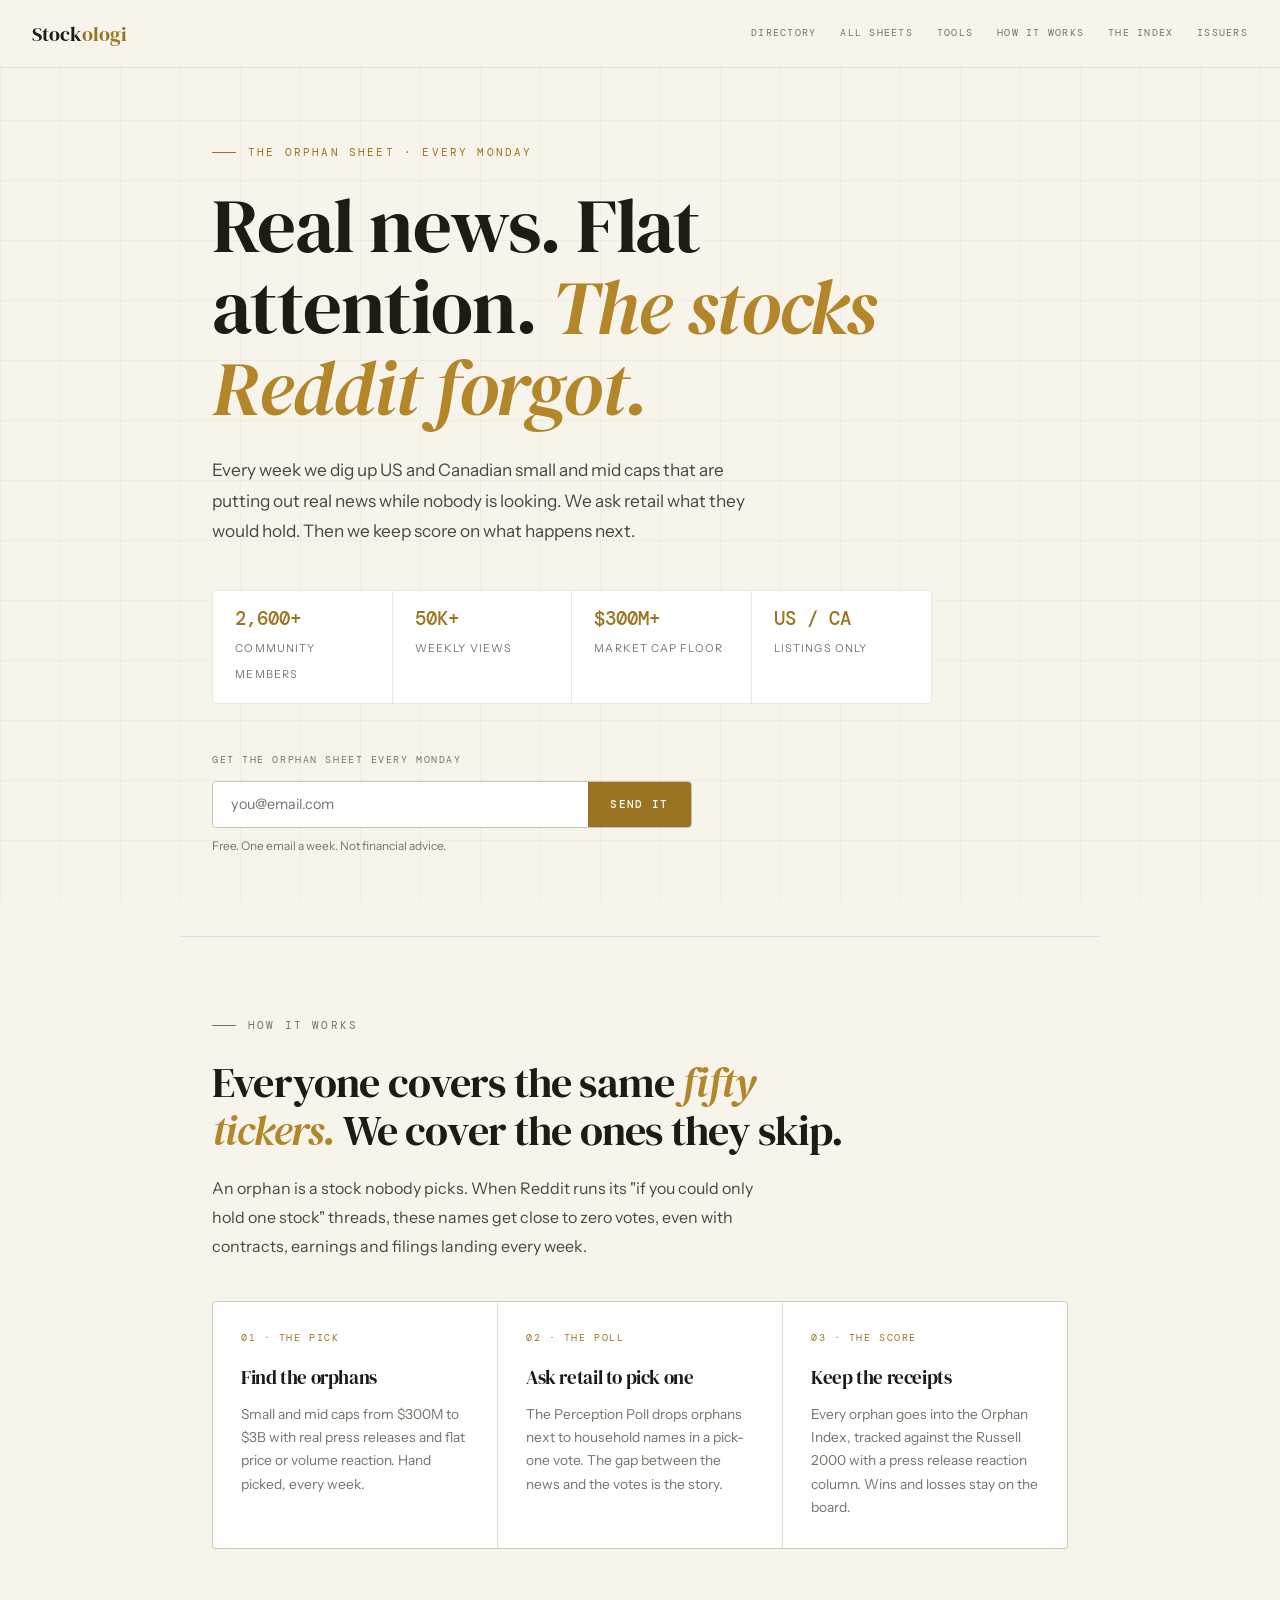
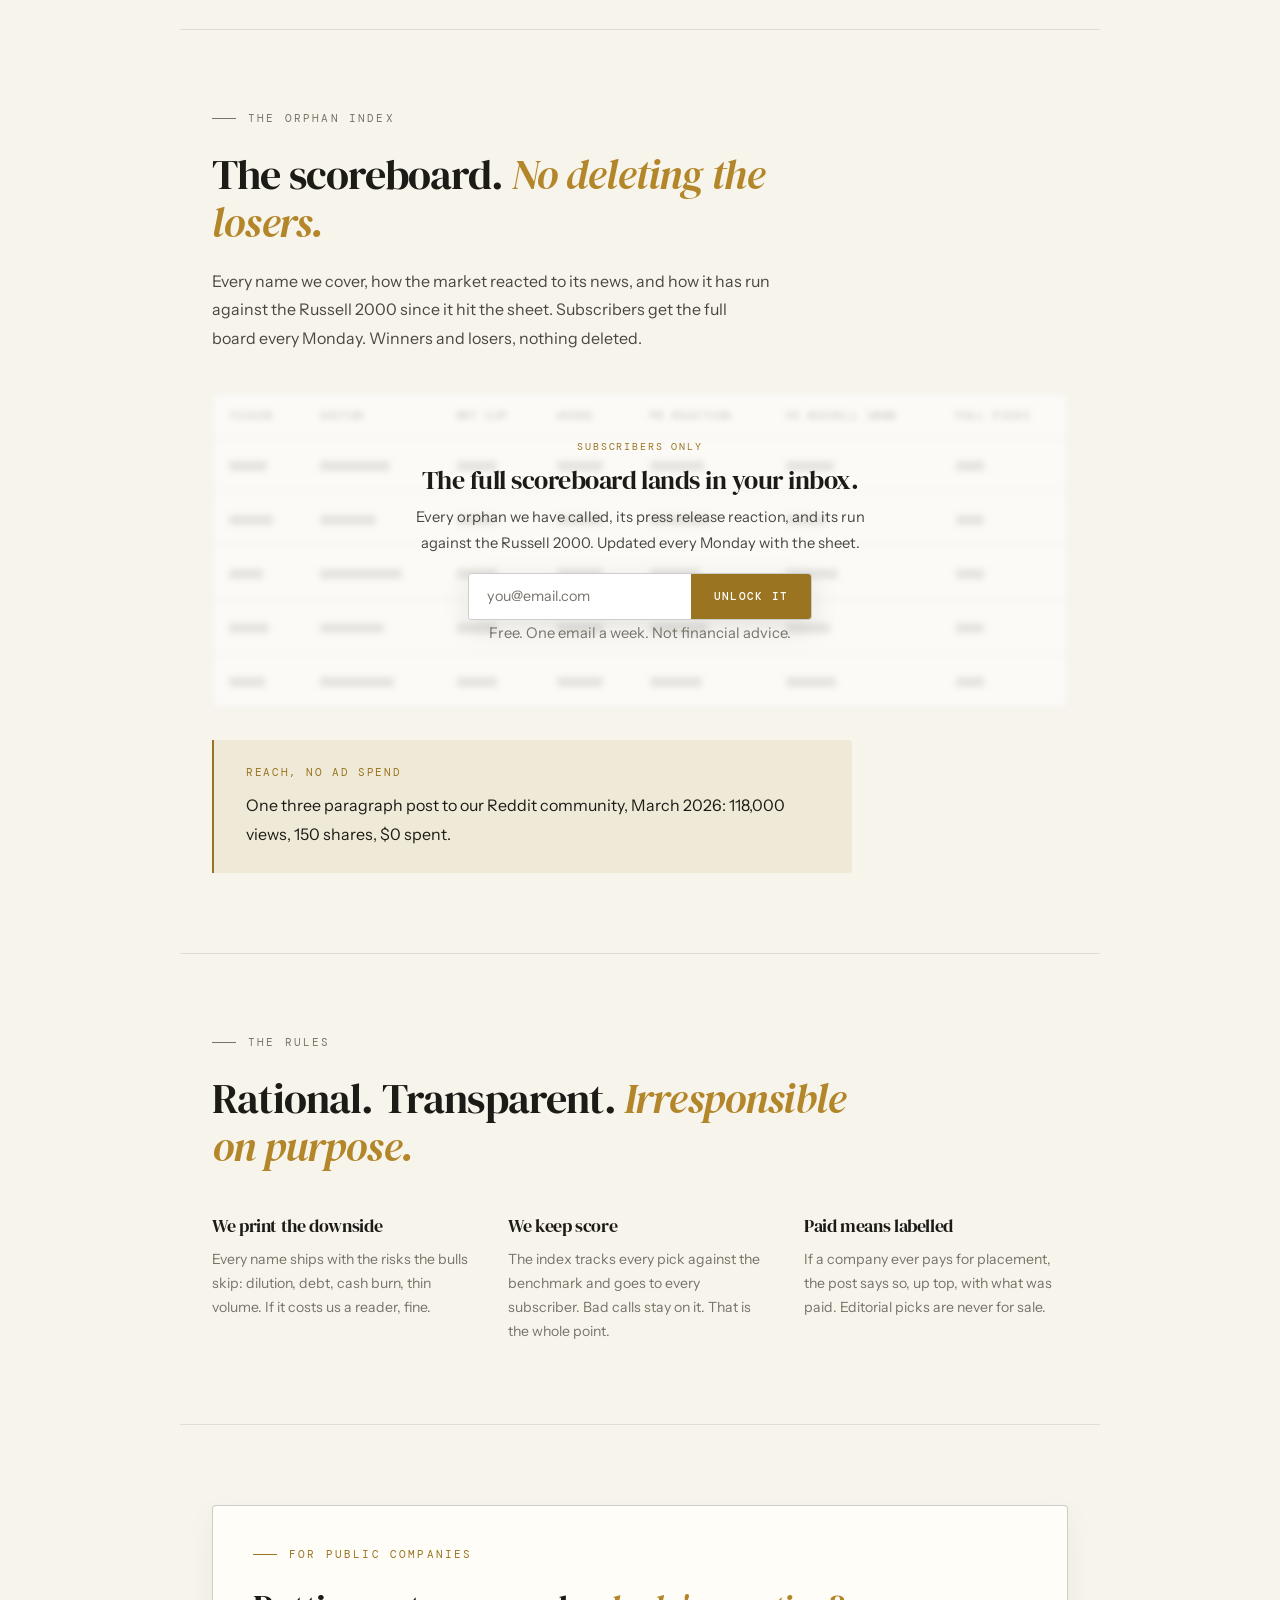
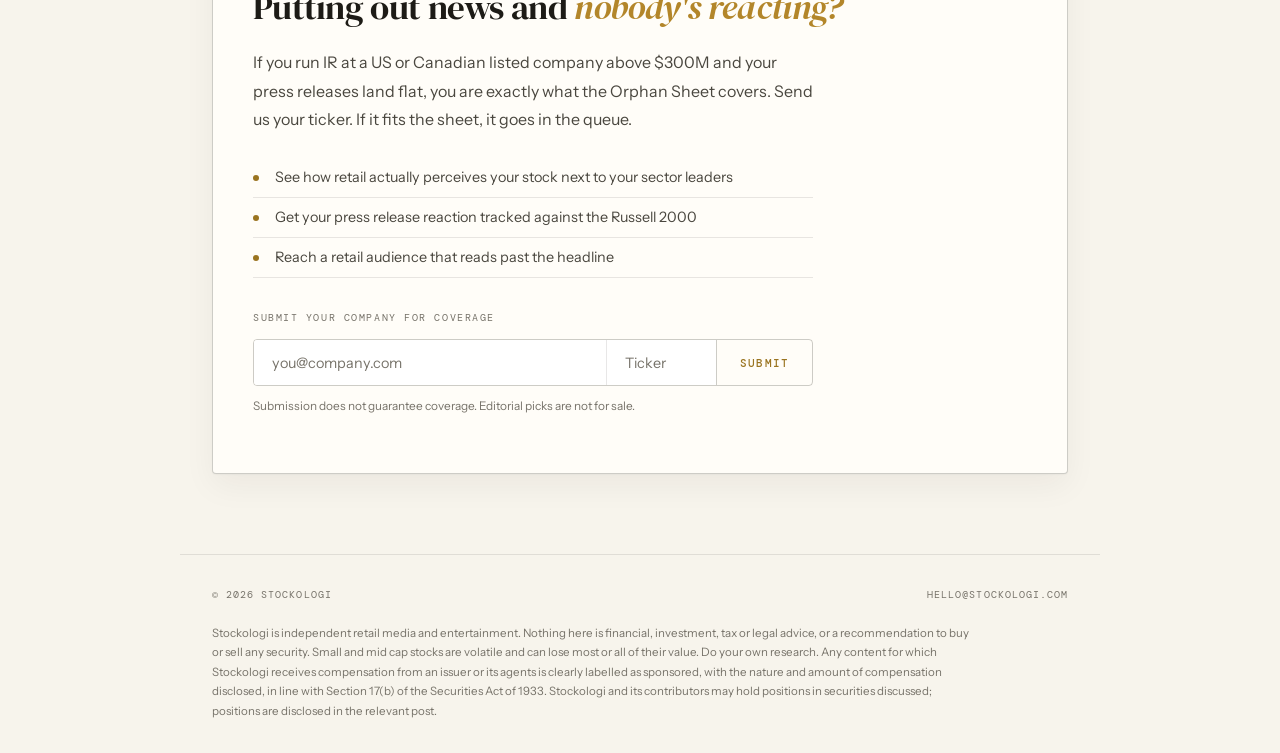
<file: index.html>
<!DOCTYPE html>
<html lang="en">
<head>
<meta charset="UTF-8">
<meta name="color-scheme" content="light">
<meta name="viewport" content="width=device-width, initial-scale=1.0">
<title>Stockologi | The Orphan Sheet</title>
<meta name="description" content="Weekly coverage of overlooked US and Canadian small and mid caps. Real news, flat attention. Every Monday.">
<meta property="og:title" content="Stockologi | The Orphan Sheet">
<meta property="og:description" content="The stocks Reddit forgot. Real news, flat attention. Every Monday.">
<link rel="preconnect" href="https://fonts.googleapis.com">
<link rel="preconnect" href="https://fonts.gstatic.com" crossorigin>
<link href="https://fonts.googleapis.com/css2?family=DM+Serif+Display:ital@0;1&family=DM+Mono:wght@400;500&family=Instrument+Sans:wght@400;500;600&display=swap" rel="stylesheet">
<style>
  *, *::before, *::after { box-sizing: border-box; margin: 0; padding: 0; }

  :root {
    --black: #f7f4ec;
    --off-black: #fffdf8;
    --surface: #ffffff;
    --border: rgba(30,28,20,0.10);
    --border-bright: rgba(30,28,20,0.22);
    --gold: #9a7420;
    --gold-light: #b3862a;
    --gold-dim: rgba(179,134,42,0.10);
    --green: #2f7d52;
    --green-dim: rgba(47,125,82,0.08);
    --red: #b0443a;
    --text: #1d1b16;
    --text-muted: #77736a;
    --text-mid: #4a473f;
    --ink: #ffffff;
    --mono: 'DM Mono', monospace;
    --serif: 'DM Serif Display', serif;
    --sans: 'Instrument Sans', sans-serif;
  }

  html { scroll-behavior: smooth; }

  body {
    background: var(--black);
    color: var(--text);
    font-family: var(--sans);
    font-size: 16px;
    line-height: 1.6;
    -webkit-font-smoothing: antialiased;
    overflow-x: hidden;
  }

  body::after {
    content: '';
    position: fixed;
    inset: 0;
    background-image:
      linear-gradient(rgba(30,28,20,0.035) 1px, transparent 1px),
      linear-gradient(90deg, rgba(30,28,20,0.035) 1px, transparent 1px);
    background-size: 60px 60px;
    pointer-events: none;
    z-index: 0;
  }

  a { color: var(--gold-light); }

  /* NAV */
  nav {
    position: fixed;
    top: 0; left: 0; right: 0;
    z-index: 100;
    padding: 1.1rem 2rem;
    display: flex;
    align-items: center;
    justify-content: space-between;
    gap: 1rem;
    border-bottom: 1px solid var(--border);
    background: rgba(247,244,236,0.9);
    backdrop-filter: blur(12px);
  }
  .nav-logo { font-family: var(--serif); font-size: 1.25rem; color: var(--text); text-decoration: none; }
  .nav-logo span { color: var(--gold); }
  .nav-links { display: flex; gap: 1.5rem; align-items: center; }
  .nav-links a {
    font-family: var(--mono); font-size: 0.65rem; letter-spacing: 0.12em;
    text-transform: uppercase; color: var(--text-muted); text-decoration: none;
  }
  .nav-links a:hover { color: var(--gold); }
  .nav-menu { display: none; position: relative; }
  .nav-menu summary { list-style: none; cursor: pointer; font-family: var(--mono); font-size: 0.68rem; letter-spacing: 0.15em; text-transform: uppercase; color: var(--text); border: 1px solid var(--border-bright); border-radius: 3px; padding: 0.45rem 0.8rem; }
  .nav-menu summary::-webkit-details-marker { display: none; }
  .nav-menu[open] summary { border-color: var(--gold); color: var(--gold); }
  .nav-drop { position: absolute; right: 0; top: calc(100% + 0.5rem); min-width: 200px; background: var(--surface); border: 1px solid var(--border-bright); border-radius: 4px; box-shadow: 0 12px 32px rgba(30,28,20,0.12); display: flex; flex-direction: column; padding: 0.4rem 0; z-index: 200; }
  .nav-links .nav-drop a { display: block; padding: 0.8rem 1.1rem; font-size: 0.72rem; color: var(--text); }
  .nav-links .nav-drop a:hover { background: var(--gold-dim); color: var(--gold); }

  /* LAYOUT */
  .wrap { position: relative; z-index: 1; max-width: 920px; margin: 0 auto; padding: 0 2rem; }
  section { position: relative; z-index: 1; max-width: 920px; margin: 0 auto; padding: 5rem 2rem; }
  .divider { position: relative; z-index: 1; border-top: 1px solid var(--border); max-width: 920px; margin: 0 auto; }

  .kicker {
    font-family: var(--mono); font-size: 0.68rem; letter-spacing: 0.2em;
    text-transform: uppercase; color: var(--gold); margin-bottom: 1.5rem;
    display: flex; align-items: center; gap: 0.75rem;
  }
  .kicker::before { content: ''; width: 24px; height: 1px; background: var(--gold); }
  .kicker.muted { color: var(--text-muted); }
  .kicker.muted::before { background: var(--text-muted); }

  h1, h2, h3 { font-family: var(--serif); font-weight: 400; letter-spacing: -0.02em; }
  h2 { font-size: clamp(1.8rem, 3.5vw, 2.6rem); line-height: 1.15; margin-bottom: 1.25rem; max-width: 640px; }
  h1 em, h2 em { font-style: italic; color: var(--gold-light); }
  section p { color: var(--text-mid); max-width: 560px; line-height: 1.8; margin-bottom: 1rem; }

  /* HERO */
  .hero { position: relative; z-index: 1; max-width: 920px; margin: 0 auto; padding: 9rem 2rem 5rem; min-height: 92vh; display: flex; flex-direction: column; justify-content: center; }
  .hero h1 { font-size: clamp(2.6rem, 6.5vw, 4.8rem); line-height: 1.05; margin-bottom: 1.75rem; max-width: 820px; }
  .hero-sub { font-size: 1.08rem; color: var(--text-mid); max-width: 560px; line-height: 1.75; margin-bottom: 2.75rem; }

  .stat-strip {
    display: grid; grid-template-columns: repeat(4, 1fr);
    border: 1px solid var(--border); border-radius: 4px; overflow: hidden;
    max-width: 720px; margin-bottom: 3rem; background: var(--surface);
  }
  .stat { padding: 1.1rem 1.4rem; border-right: 1px solid var(--border); }
  .stat:last-child { border-right: none; }
  .stat-val { font-family: var(--mono); font-size: 1.2rem; font-weight: 500; color: var(--gold); display: block; line-height: 1; margin-bottom: 0.4rem; }
  .stat-label { font-size: 0.68rem; color: var(--text-muted); text-transform: uppercase; letter-spacing: 0.1em; }

  /* FORMS */
  .capture { max-width: 480px; }
  .capture-label { font-family: var(--mono); font-size: 0.65rem; letter-spacing: 0.15em; text-transform: uppercase; color: var(--text-muted); margin-bottom: 0.75rem; }
  .capture-form { display: flex; border: 1px solid var(--border-bright); border-radius: 4px; overflow: hidden; transition: border-color 0.2s; }
  .capture-form:focus-within { border-color: var(--gold); }
  .capture-form input {
    flex: 1; min-width: 0; background: var(--surface); border: none; outline: none;
    padding: 0.85rem 1.1rem; font-family: var(--sans); font-size: 0.9rem; color: var(--text);
  }
  .capture-form input + input { border-left: 1px solid var(--border); flex: 0 0 110px; text-transform: uppercase; }
  .capture-form input::placeholder { color: var(--text-muted); text-transform: none; }
  .capture-form button {
    background: var(--gold); border: none; padding: 0.85rem 1.4rem;
    font-family: var(--mono); font-size: 0.7rem; font-weight: 500; letter-spacing: 0.12em;
    text-transform: uppercase; color: var(--ink); cursor: pointer; white-space: nowrap;
  }
  .capture-form button:hover { background: var(--text); }
  .capture-form button:disabled { opacity: 0.6; cursor: default; }
  .capture-form.ghost button { background: transparent; color: var(--gold); border-left: 1px solid var(--border-bright); }
  .capture-form.ghost button:hover { background: var(--gold-dim); }
  .capture-note { font-size: 0.74rem; color: var(--text-muted); margin-top: 0.6rem; }
  .capture-success, .capture-error {
    display: none; padding: 0.85rem 1.1rem; border-radius: 4px;
    font-family: var(--mono); font-size: 0.75rem; letter-spacing: 0.04em;
  }
  .capture-success { border: 1px solid var(--green); background: var(--green-dim); color: var(--green); }
  .capture-error { border: 1px solid var(--red); color: var(--red); margin-top: 0.6rem; }

  /* STEPS */
  .steps { display: grid; grid-template-columns: repeat(3, 1fr); gap: 1px; background: var(--border); border: 1px solid var(--border); border-radius: 4px; overflow: hidden; margin-top: 2.5rem; }
  .step { background: var(--surface); padding: 1.75rem; }
  .step-num { font-family: var(--mono); font-size: 0.65rem; letter-spacing: 0.15em; text-transform: uppercase; color: var(--gold); margin-bottom: 1rem; }
  .step h3 { font-size: 1.2rem; margin-bottom: 0.6rem; }
  .step p { font-size: 0.86rem; color: var(--text-muted); line-height: 1.7; margin: 0; }

  /* INDEX TABLE */
  .table-wrap { box-shadow: 0 1px 2px rgba(30,28,20,0.04); margin-top: 2.5rem; border: 1px solid var(--border); border-radius: 4px; overflow-x: auto; background: var(--surface); }
  table { width: 100%; border-collapse: collapse; min-width: 640px; }
  th, td { text-align: left; padding: 0.85rem 1rem; border-bottom: 1px solid var(--border); font-size: 0.82rem; }
  th { font-family: var(--mono); font-size: 0.62rem; letter-spacing: 0.14em; text-transform: uppercase; color: var(--text-muted); font-weight: 400; }
  td { color: var(--text-mid); font-family: var(--mono); }
  tr:last-child td { border-bottom: none; }
  .oi-lock { position: relative; margin-top: 2.5rem; }
  .oi-blur { margin-top: 0; filter: blur(3px); opacity: 0.55; pointer-events: none; user-select: none; }
  .oi-blur td { padding: 1rem; }
  .rd { display: inline-block; height: 10px; border-radius: 2px; background: rgba(30,28,20,0.18); vertical-align: middle; }
  .oi-gate { position: absolute; inset: 0; display: flex; flex-direction: column; align-items: center; justify-content: center; text-align: center; padding: 1.5rem; }
  .oi-gate > * { max-width: 460px; }
  .oi-k { font-family: var(--mono); font-size: 0.64rem; letter-spacing: 0.18em; text-transform: uppercase; color: var(--gold); margin-bottom: 0.6rem; }
  .oi-gate h3 { font-family: var(--serif); font-size: 1.6rem; line-height: 1.2; margin-bottom: 0.5rem; }
  .oi-gate p { margin: 0 auto 1rem; font-size: 0.92rem; }
  .oi-gate .capture-form { background: var(--surface); box-shadow: 0 8px 28px rgba(30,28,20,0.10); }
  @media (max-width: 640px) { .oi-lock { min-height: 360px; } .oi-blur { position: absolute; inset: 0; overflow: hidden; } }
  .empty-row td { text-align: center; color: var(--text-muted); font-family: var(--sans); padding: 2rem 1rem; }

  /* PROOF / CREED */
  .proof { border-left: 2px solid var(--gold); padding: 1.5rem 2rem; background: var(--gold-dim); border-radius: 0 4px 4px 0; margin-top: 2rem; max-width: 640px; }
  .proof-label { font-family: var(--mono); font-size: 0.68rem; letter-spacing: 0.15em; text-transform: uppercase; color: var(--gold); margin-bottom: 0.6rem; }
  .proof p { font-size: 1rem; color: var(--text); margin: 0; max-width: 100%; }

  .creed { display: grid; grid-template-columns: repeat(3, 1fr); gap: 2rem; margin-top: 2.5rem; }
  .creed h3 { font-size: 1.15rem; margin-bottom: 0.5rem; }
  .creed p { font-size: 0.88rem; color: var(--text-muted); line-height: 1.7; margin: 0; }

  /* ISSUER BLOCK */
  .issuer { border: 1px solid var(--border-bright); border-radius: 4px; padding: 2.5rem; background: var(--off-black); box-shadow: 0 1px 2px rgba(30,28,20,0.04), 0 12px 32px rgba(30,28,20,0.05); }
  .issuer h2 { font-size: clamp(1.6rem, 3vw, 2.2rem); }
  .issuer ul { list-style: none; margin: 1.5rem 0 2rem; max-width: 560px; }
  .issuer li { color: var(--text-mid); font-size: 0.9rem; padding: 0.5rem 0 0.5rem 1.4rem; position: relative; border-bottom: 1px solid var(--border); }
  .issuer li::before { content: ''; position: absolute; left: 0; top: 1.05rem; width: 6px; height: 6px; border-radius: 50%; background: var(--gold); }

  /* FOOTER */
  footer { position: relative; z-index: 1; border-top: 1px solid var(--border); max-width: 920px; margin: 0 auto; padding: 2rem; }
  .foot-row { display: flex; justify-content: space-between; gap: 1rem; margin-bottom: 1.25rem; }
  .foot-row span { font-family: var(--mono); font-size: 0.65rem; color: var(--text-muted); letter-spacing: 0.1em; text-transform: uppercase; }
  .disclosure { font-size: 0.72rem; color: var(--text-muted); line-height: 1.7; max-width: 760px; }

  @keyframes fadeUp { from { opacity: 0; transform: translateY(18px); } to { opacity: 1; transform: none; } }
  .hero > * { animation: fadeUp 0.6s ease both; }
  .hero > *:nth-child(2) { animation-delay: 0.1s; }
  .hero > *:nth-child(3) { animation-delay: 0.2s; }
  .hero > *:nth-child(4) { animation-delay: 0.3s; }
  .hero > *:nth-child(5) { animation-delay: 0.4s; }

  @media (max-width: 720px) {
    nav { padding: 1rem; }
    .nav-links a.hide-sm { display: none; }
    .nav-menu { display: block; }
    .nav-links > a:not(.hide-sm) { display: none; }
    .hero { padding: 7.5rem 1rem 4rem; min-height: auto; }
    section, .wrap { padding-left: 1rem; padding-right: 1rem; }
    .stat-strip { grid-template-columns: repeat(2, 1fr); }
    .stat:nth-child(2) { border-right: none; }
    .stat:nth-child(-n+2) { border-bottom: 1px solid var(--border); }
    .steps, .creed { grid-template-columns: 1fr; }
    .issuer { padding: 1.5rem; }
    .capture-form { flex-wrap: wrap; }
    .capture-form input + input { flex: 1 1 100%; border-left: none; border-top: 1px solid var(--border); }
    .capture-form button { flex: 1 1 100%; }
    .capture-form.ghost button { border-left: none; border-top: 1px solid var(--border-bright); }
    .foot-row { flex-direction: column; }
  }
</style>
</head>
<body>

<nav>
  <a class="nav-logo" href="/">Stock<span>ologi</span></a>
  <div class="nav-links">
    <a class="hide-sm" href="/t/">Directory</a>
    <a class="hide-sm" href="/orphan-sheet/">All sheets</a>
    <a class="hide-sm" href="/tools/">Tools</a>
    <a class="hide-sm" href="#how">How it works</a>
    <a class="hide-sm" href="#index">The Index</a>
    <a href="#issuers">Issuers</a>
    <details class="nav-menu"><summary aria-label="Menu">Menu</summary><div class="nav-drop" onclick="this.parentNode.removeAttribute('open')"><a href="/t/">Directory</a><a href="/tools/">Tools</a><a href="/orphan-sheet/">Orphan Sheets</a><a href="/#index">The Index</a><a href="/#issuers">For issuers</a></div></details>
  </div>
</nav>

<!-- HERO -->
<div class="hero">
  <div class="kicker">The Orphan Sheet &middot; Every Monday</div>
  <h1>Real news. Flat attention. <em>The stocks Reddit forgot.</em></h1>
  <p class="hero-sub">Every week we dig up US and Canadian small and mid caps that are putting out real news while nobody is looking. We ask retail what they would hold. Then we keep score on what happens next.</p>

  <div class="stat-strip">
    <div class="stat"><span class="stat-val">2,600+</span><span class="stat-label">Community members</span></div>
    <div class="stat"><span class="stat-val">50K+</span><span class="stat-label">Weekly views</span></div>
    <div class="stat"><span class="stat-val">$300M+</span><span class="stat-label">Market cap floor</span></div>
    <div class="stat"><span class="stat-val">US / CA</span><span class="stat-label">Listings only</span></div>
  </div>

  <div class="capture">
    <div class="capture-label">Get the Orphan Sheet every Monday</div>
    <div class="capture-form" id="retailForm">
      <input type="email" id="retailEmail" placeholder="you@email.com" autocomplete="email">
      <button type="button" onclick="submitForm('retail')">Send it</button>
    </div>
    <div class="capture-success" id="retailSuccess">&#10003; You're on the list. First sheet lands Monday.</div>
    <div class="capture-error" id="retailError">Something broke. Try again or email hello@stockologi.com.</div>
    <p class="capture-note">Free. One email a week. Not financial advice.</p>
  </div>
</div>

<!-- HOW IT WORKS -->
<div class="divider"></div>
<section id="how">
  <div class="kicker muted">How it works</div>
  <h2>Everyone covers the same <em>fifty tickers.</em> We cover the ones they skip.</h2>
  <p>An orphan is a stock nobody picks. When Reddit runs its "if you could only hold one stock" threads, these names get close to zero votes, even with contracts, earnings and filings landing every week.</p>

  <div class="steps">
    <div class="step">
      <div class="step-num">01 &middot; The pick</div>
      <h3>Find the orphans</h3>
      <p>Small and mid caps from $300M to $3B with real press releases and flat price or volume reaction. Hand picked, every week.</p>
    </div>
    <div class="step">
      <div class="step-num">02 &middot; The poll</div>
      <h3>Ask retail to pick one</h3>
      <p>The Perception Poll drops orphans next to household names in a pick-one vote. The gap between the news and the votes is the story.</p>
    </div>
    <div class="step">
      <div class="step-num">03 &middot; The score</div>
      <h3>Keep the receipts</h3>
      <p>Every orphan goes into the Orphan Index, tracked against the Russell 2000 with a press release reaction column. Wins and losses stay on the board.</p>
    </div>
  </div>
</section>

<!-- INDEX -->
<div class="divider"></div>
<section id="index">
  <div class="kicker muted">The Orphan Index</div>
  <h2>The scoreboard. <em>No deleting the losers.</em></h2>
  <p>Every name we cover, how the market reacted to its news, and how it has run against the Russell 2000 since it hit the sheet. Subscribers get the full board every Monday. Winners and losers, nothing deleted.</p>

  <div class="oi-lock">
    <div class="table-wrap oi-blur" aria-hidden="true">
      <table>
        <thead><tr><th>Ticker</th><th>Sector</th><th>Mkt cap</th><th>Added</th><th>PR reaction</th><th>vs Russell 2000</th><th>Poll picks</th></tr></thead>
        <tbody><tr><td><i class="rd" style="width:38px"></i></td><td><i class="rd" style="width:70px"></i></td><td><i class="rd" style="width:40px"></i></td><td><i class="rd" style="width:46px"></i></td><td><i class="rd" style="width:54px"></i></td><td><i class="rd" style="width:48px"></i></td><td><i class="rd" style="width:28px"></i></td></tr><tr><td><i class="rd" style="width:44px"></i></td><td><i class="rd" style="width:56px"></i></td><td><i class="rd" style="width:40px"></i></td><td><i class="rd" style="width:46px"></i></td><td><i class="rd" style="width:60px"></i></td><td><i class="rd" style="width:40px"></i></td><td><i class="rd" style="width:28px"></i></td></tr><tr><td><i class="rd" style="width:34px"></i></td><td><i class="rd" style="width:82px"></i></td><td><i class="rd" style="width:40px"></i></td><td><i class="rd" style="width:46px"></i></td><td><i class="rd" style="width:50px"></i></td><td><i class="rd" style="width:52px"></i></td><td><i class="rd" style="width:28px"></i></td></tr><tr><td><i class="rd" style="width:40px"></i></td><td><i class="rd" style="width:64px"></i></td><td><i class="rd" style="width:40px"></i></td><td><i class="rd" style="width:46px"></i></td><td><i class="rd" style="width:58px"></i></td><td><i class="rd" style="width:44px"></i></td><td><i class="rd" style="width:28px"></i></td></tr><tr><td><i class="rd" style="width:36px"></i></td><td><i class="rd" style="width:74px"></i></td><td><i class="rd" style="width:40px"></i></td><td><i class="rd" style="width:46px"></i></td><td><i class="rd" style="width:52px"></i></td><td><i class="rd" style="width:50px"></i></td><td><i class="rd" style="width:28px"></i></td></tr></tbody>
      </table>
    </div>
    <div class="oi-gate">
      <div class="oi-k">Subscribers only</div>
      <h3>The full scoreboard lands in your inbox.</h3>
      <p>Every orphan we have called, its press release reaction, and its run against the Russell 2000. Updated every Monday with the sheet.</p>
      <div class="capture" style="margin:0 auto">
        <div class="capture-form" id="indexForm">
          <input type="email" id="indexEmail" placeholder="you@email.com" autocomplete="email">
          <button type="button" onclick="submitForm('retail','index')">Unlock it</button>
        </div>
        <div class="capture-success" id="indexSuccess">&#10003; You're in. The scoreboard comes with Monday's sheet.</div>
        <div class="capture-error" id="indexError">Something broke. Try again or email hello@stockologi.com.</div>
        <p class="capture-note">Free. One email a week. Not financial advice.</p>
      </div>
    </div>
  </div>

  <div class="proof">
    <div class="proof-label">Reach, no ad spend</div>
    <p>One three paragraph post to our Reddit community, March 2026: 118,000 views, 150 shares, $0 spent.</p>
  </div>
</section>

<!-- CREED -->
<div class="divider"></div>
<section>
  <div class="kicker muted">The rules</div>
  <h2>Rational. Transparent. <em>Irresponsible on purpose.</em></h2>
  <div class="creed">
    <div>
      <h3>We print the downside</h3>
      <p>Every name ships with the risks the bulls skip: dilution, debt, cash burn, thin volume. If it costs us a reader, fine.</p>
    </div>
    <div>
      <h3>We keep score</h3>
      <p>The index tracks every pick against the benchmark and goes to every subscriber. Bad calls stay on it. That is the whole point.</p>
    </div>
    <div>
      <h3>Paid means labelled</h3>
      <p>If a company ever pays for placement, the post says so, up top, with what was paid. Editorial picks are never for sale.</p>
    </div>
  </div>
</section>

<!-- ISSUERS -->
<div class="divider"></div>
<section id="issuers">
  <div class="issuer">
    <div class="kicker">For public companies</div>
    <h2>Putting out news and <em>nobody's reacting?</em></h2>
    <p>If you run IR at a US or Canadian listed company above $300M and your press releases land flat, you are exactly what the Orphan Sheet covers. Send us your ticker. If it fits the sheet, it goes in the queue.</p>
    <ul>
      <li>See how retail actually perceives your stock next to your sector leaders</li>
      <li>Get your press release reaction tracked against the Russell 2000</li>
      <li>Reach a retail audience that reads past the headline</li>
    </ul>
    <div class="capture" style="max-width:560px">
      <div class="capture-label">Submit your company for coverage</div>
      <div class="capture-form ghost" id="issuerForm">
        <input type="email" id="issuerEmail" placeholder="you@company.com" autocomplete="email">
        <input type="text" id="issuerTicker" placeholder="Ticker" maxlength="12">
        <button type="button" onclick="submitForm('issuer')">Submit</button>
      </div>
      <div class="capture-success" id="issuerSuccess">&#10003; Got it. We'll reply from hello@stockologi.com.</div>
      <div class="capture-error" id="issuerError">Something broke. Email hello@stockologi.com with your ticker.</div>
      <p class="capture-note">Submission does not guarantee coverage. Editorial picks are not for sale.</p>
    </div>
  </div>
</section>

<footer>
  <div class="foot-row">
    <span>&copy; 2026 Stockologi</span>
    <span>hello@stockologi.com</span>
  </div>
  <p class="disclosure">Stockologi is independent retail media and entertainment. Nothing here is financial, investment, tax or legal advice, or a recommendation to buy or sell any security. Small and mid cap stocks are volatile and can lose most or all of their value. Do your own research. Any content for which Stockologi receives compensation from an issuer or its agents is clearly labelled as sponsored, with the nature and amount of compensation disclosed, in line with Section 17(b) of the Securities Act of 1933. Stockologi and its contributors may hold positions in securities discussed; positions are disclosed in the relevant post.</p>
</footer>

<script>
  async function submitForm(type, prefix) {
    prefix = prefix || type;
    const email = document.getElementById(prefix + 'Email');
    const tickerEl = document.getElementById('issuerTicker');
    const form = document.getElementById(prefix + 'Form');
    const ok = document.getElementById(prefix + 'Success');
    const err = document.getElementById(prefix + 'Error');
    const btn = form.querySelector('button');
    const val = email.value.trim();

    err.style.display = 'none';
    if (!/^[^\s@]+@[^\s@]+\.[^\s@]+$/.test(val)) { email.focus(); form.style.borderColor = 'var(--red)'; return; }
    form.style.borderColor = '';

    const payload = { email: val, type };
    if (type === 'issuer') payload.ticker = tickerEl.value.trim().toUpperCase();

    btn.disabled = true;
    const label = btn.textContent;
    btn.textContent = 'Sending...';

    try {
      const res = await fetch('/coverage-request', {
        method: 'POST',
        headers: { 'Content-Type': 'application/json' },
        body: JSON.stringify(payload)
      });
      if (!res.ok) throw new Error('HTTP ' + res.status);
      form.style.display = 'none';
      ok.style.display = 'block';
    } catch (e) {
      console.error(e);
      btn.disabled = false;
      btn.textContent = label;
      err.style.display = 'block';
    }
  }
</script>
</body>
</html>
</file>
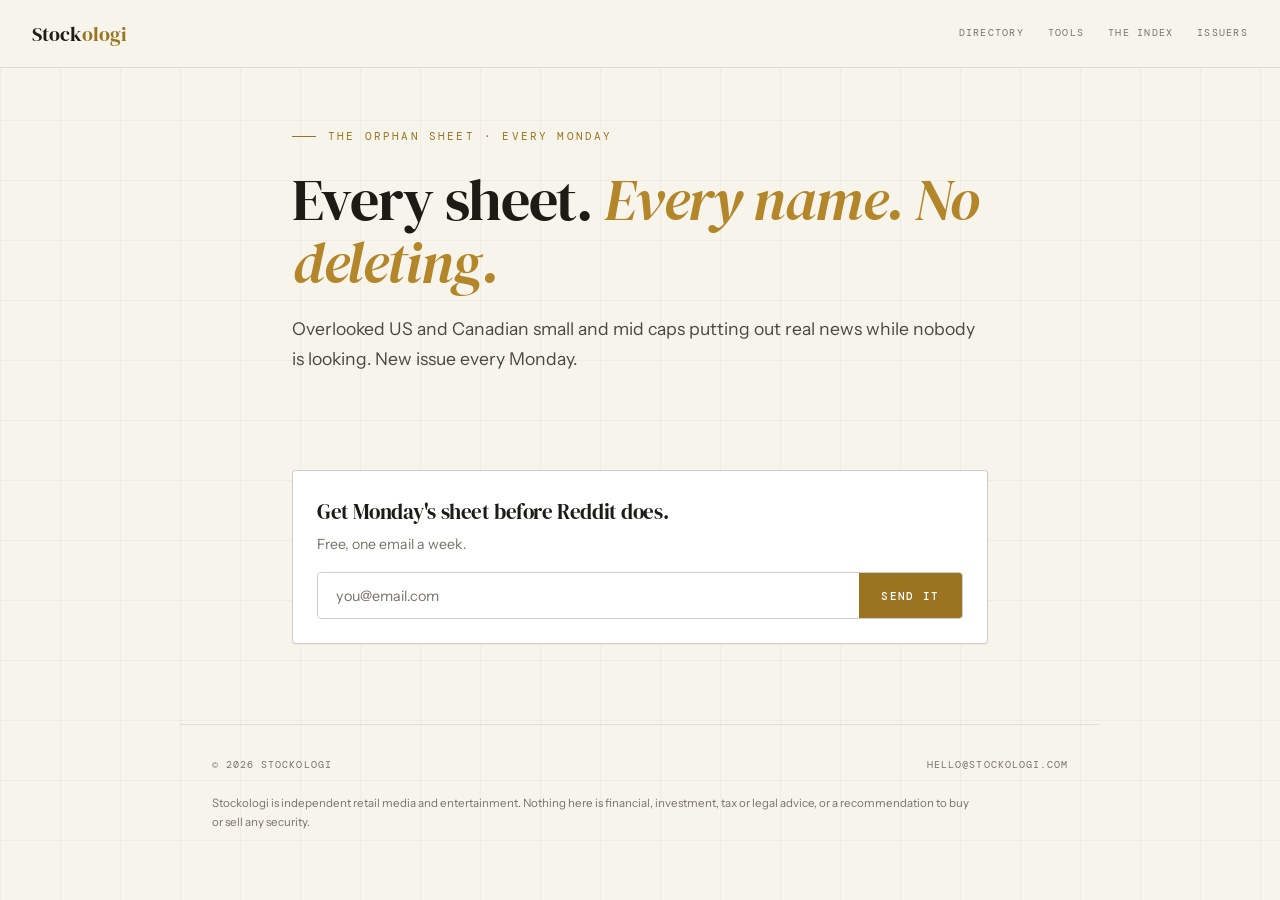
<file: orphan-sheet/index.html>
<!DOCTYPE html>
<html lang="en">
<head>
<meta charset="UTF-8">
<meta name="color-scheme" content="light">
<meta name="viewport" content="width=device-width, initial-scale=1.0">
<title>All Orphan Sheets | Stockologi</title>
<meta name="description" content="Every issue of the Orphan Sheet. Overlooked US and Canadian small and mid caps with real news and flat attention.">
<link rel="canonical" href="https://stockologi.com/orphan-sheet/">
<link rel="preconnect" href="https://fonts.googleapis.com">
<link rel="preconnect" href="https://fonts.gstatic.com" crossorigin>
<link href="https://fonts.googleapis.com/css2?family=DM+Serif+Display:ital@0;1&family=DM+Mono:wght@400;500&family=Instrument+Sans:wght@400;500;600&display=swap" rel="stylesheet">
<link rel="stylesheet" href="/assets/site.css">
<link rel="stylesheet" href="/assets/sheet.css">
</head>
<body>

<nav>
  <a class="nav-logo" href="/">Stock<span>ologi</span></a>
  <div class="nav-links">
    <a class="hide-sm" href="/t/">Directory</a>
    <a class="hide-sm" href="/tools/">Tools</a>
    <a class="hide-sm" href="/#index">The Index</a>
    <a href="/#issuers">Issuers</a>
    <details class="nav-menu"><summary aria-label="Menu">Menu</summary><div class="nav-drop" onclick="this.parentNode.removeAttribute('open')"><a href="/t/">Directory</a><a href="/tools/">Tools</a><a href="/orphan-sheet/">Orphan Sheets</a><a href="/#index">The Index</a><a href="/#issuers">For issuers</a></div></details>
  </div>
</nav>

<header class="piece-head">
  <div class="kicker">The Orphan Sheet &middot; Every Monday</div>
  <h1>Every sheet. <em>Every name. No deleting.</em></h1>
  <p class="dek">Overlooked US and Canadian small and mid caps putting out real news while nobody is looking. New issue every Monday.</p>
</header>

<main class="body">

  <div class="capture-box">
    <h3>Get Monday's sheet before Reddit does.</h3>
    <p>Free, one email a week.</p>
    <div class="capture">
      <div class="capture-form" id="topForm">
        <input type="email" id="topEmail" placeholder="you@email.com" autocomplete="email">
        <button type="button" onclick="submitForm('top','retail')">Send it</button>
      </div>
      <div class="capture-success" id="topSuccess">&#10003; You're on the list.</div>
      <div class="capture-error" id="topError">Something broke. Email hello@stockologi.com.</div>
    </div>
  </div>


</main>

<footer>
  <div class="foot-row">
    <span>&copy; 2026 Stockologi</span>
    <span>hello@stockologi.com</span>
  </div>
  <p class="disclosure">Stockologi is independent retail media and entertainment. Nothing here is financial, investment, tax or legal advice, or a recommendation to buy or sell any security.</p>
</footer>

<script src="/assets/sheet.js"></script>
</body>
</html>
</file>
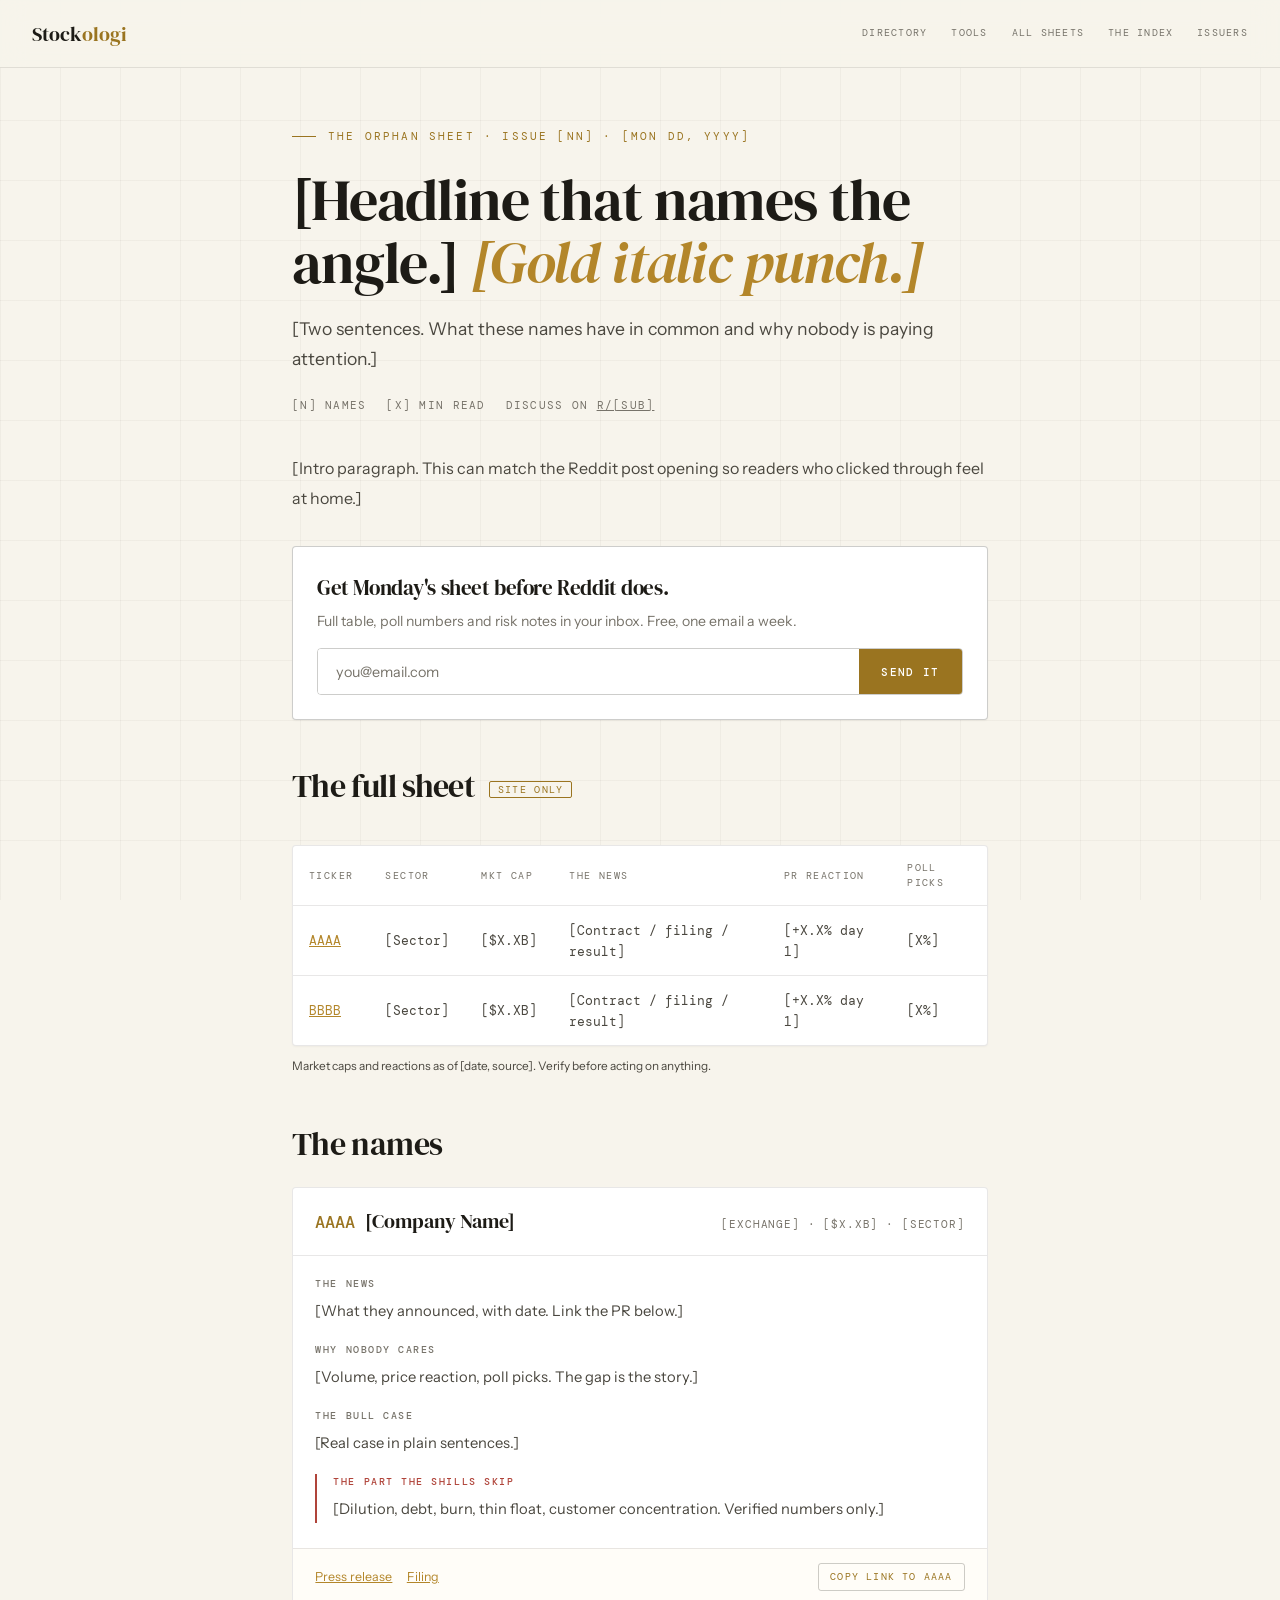
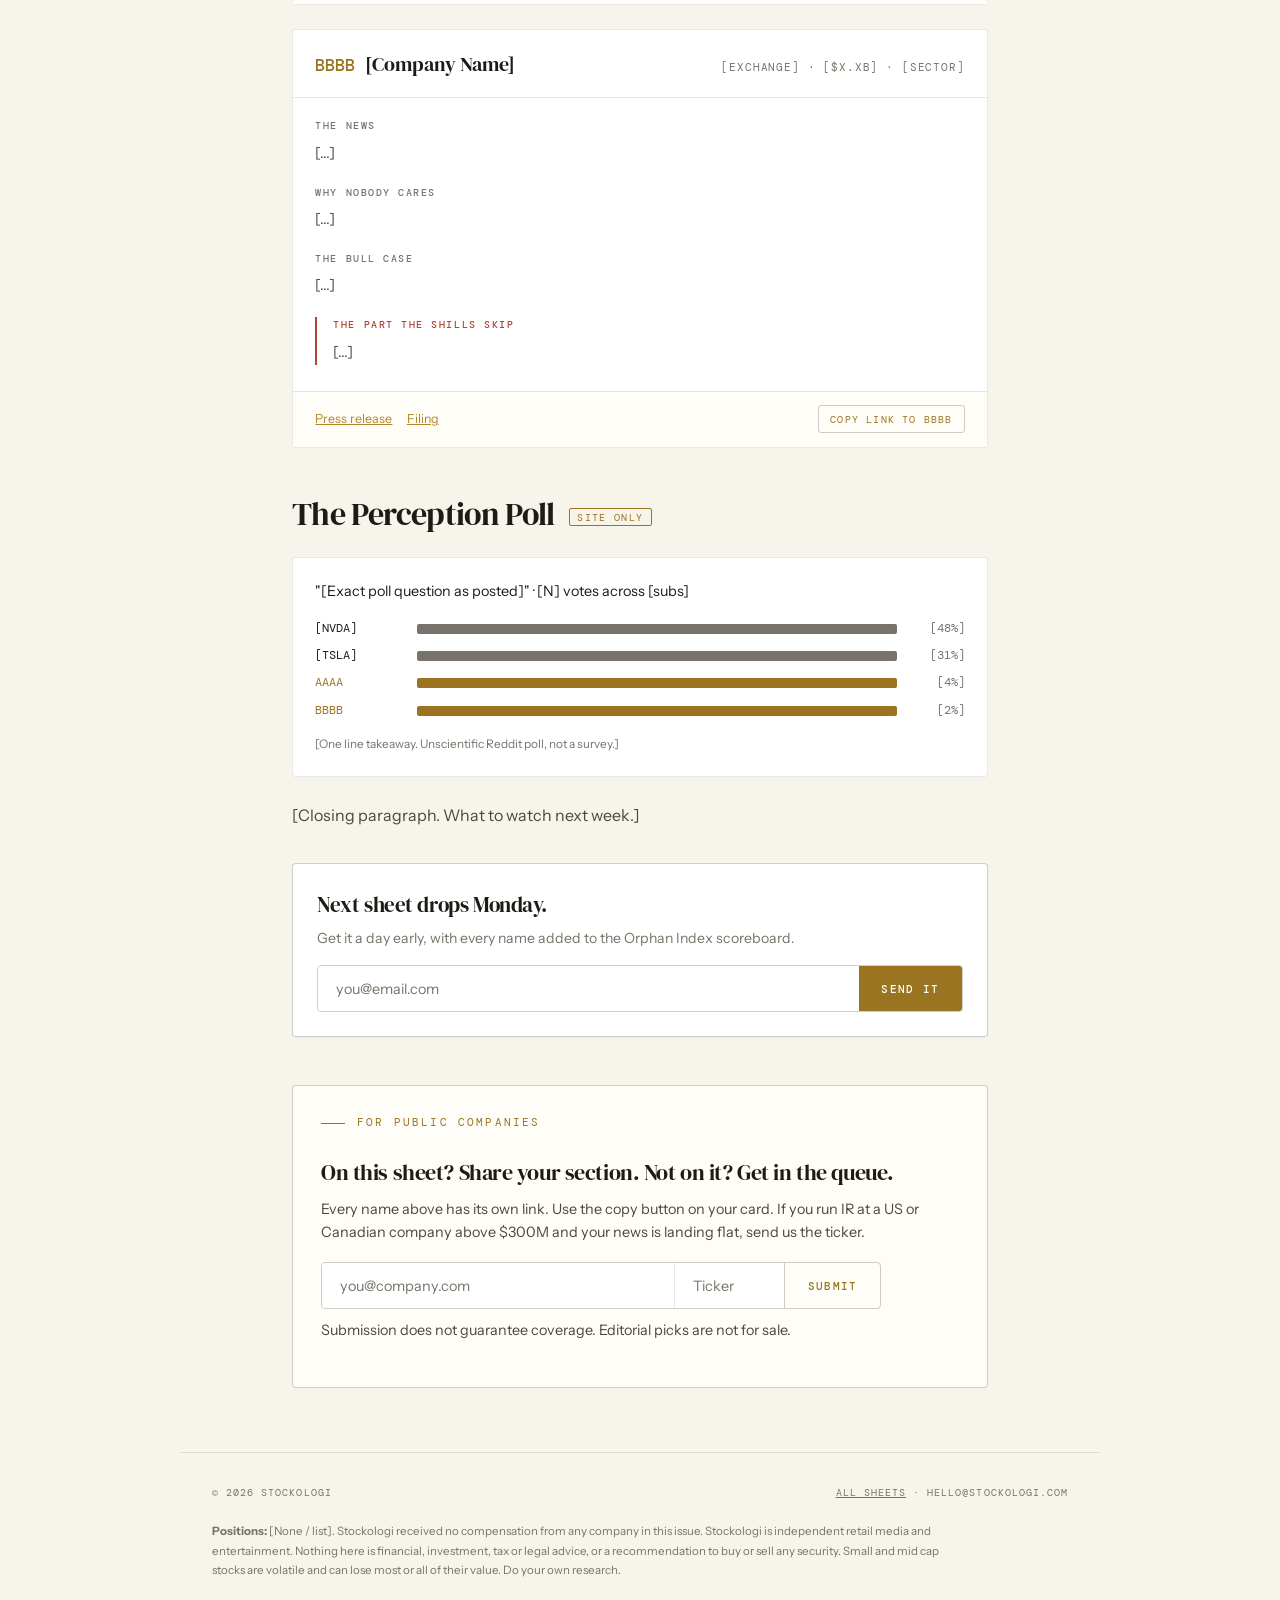
<file: orphan-sheet/_template.html>
<!DOCTYPE html>
<!--
  ORPHAN SHEET PIECE TEMPLATE
  Copy to /orphan-sheet/YYYY-MM-DD.html (served at stockologi.com/orphan-sheet/YYYY-MM-DD).
  Replace every [BRACKETED] value. Duplicate the .co card per name.
  Rule: Reddit gets the short version. This page holds what Reddit does not:
  the full table, the poll numbers, and the risk section on every name.
-->
<html lang="en">
<head>
<meta charset="UTF-8">
<meta name="color-scheme" content="light">
<meta name="viewport" content="width=device-width, initial-scale=1.0">
<meta name="robots" content="noindex"><!-- DELETE THIS LINE in the real issue -->
<title>[HEADLINE] | The Orphan Sheet</title>
<meta name="description" content="[ONE LINE DEK. Name the tickers.]">
<link rel="canonical" href="https://stockologi.com/orphan-sheet/[YYYY-MM-DD]">
<meta property="og:type" content="article">
<meta property="og:title" content="[HEADLINE]">
<meta property="og:description" content="[ONE LINE DEK]">
<meta property="og:url" content="https://stockologi.com/orphan-sheet/[YYYY-MM-DD]">
<meta name="twitter:card" content="summary">
<link rel="preconnect" href="https://fonts.googleapis.com">
<link rel="preconnect" href="https://fonts.gstatic.com" crossorigin>
<link href="https://fonts.googleapis.com/css2?family=DM+Serif+Display:ital@0;1&family=DM+Mono:wght@400;500&family=Instrument+Sans:wght@400;500;600&display=swap" rel="stylesheet">
<link rel="stylesheet" href="/assets/site.css">
<link rel="stylesheet" href="/assets/sheet.css">
</head>
<body>

<nav>
  <a class="nav-logo" href="/">Stock<span>ologi</span></a>
  <div class="nav-links">
    <a class="hide-sm" href="/t/">Directory</a>
    <a class="hide-sm" href="/tools/">Tools</a>
    <a class="hide-sm" href="/orphan-sheet/">All sheets</a>
    <a class="hide-sm" href="/#index">The Index</a>
    <a href="#issuers">Issuers</a>
    <details class="nav-menu"><summary aria-label="Menu">Menu</summary><div class="nav-drop" onclick="this.parentNode.removeAttribute('open')"><a href="/t/">Directory</a><a href="/tools/">Tools</a><a href="/orphan-sheet/">Orphan Sheets</a><a href="/#index">The Index</a><a href="/#issuers">For issuers</a></div></details>
  </div>
</nav>

<header class="piece-head">
  <div class="kicker">The Orphan Sheet &middot; Issue [NN] &middot; [Mon DD, YYYY]</div>
  <h1>[Headline that names the angle.] <em>[Gold italic punch.]</em></h1>
  <p class="dek">[Two sentences. What these names have in common and why nobody is paying attention.]</p>
  <div class="meta">
    <span>[N] names</span>
    <span>[X] min read</span>
    <span>Discuss on <a href="[REDDIT THREAD URL]">r/[SUB]</a></span>
  </div>
</header>

<main class="body">

  <p>[Intro paragraph. This can match the Reddit post opening so readers who clicked through feel at home.]</p>

  <!-- TOP CAPTURE: catches the skimmers before they bounce -->
  <div class="capture-box">
    <h3>Get Monday's sheet before Reddit does.</h3>
    <p>Full table, poll numbers and risk notes in your inbox. Free, one email a week.</p>
    <div class="capture">
      <div class="capture-form" id="topForm">
        <input type="email" id="topEmail" placeholder="you@email.com" autocomplete="email">
        <button type="button" onclick="submitForm('top','retail')">Send it</button>
      </div>
      <div class="capture-success" id="topSuccess">&#10003; You're on the list.</div>
      <div class="capture-error" id="topError">Something broke. Email hello@stockologi.com.</div>
    </div>
  </div>

  <!-- FULL TABLE: Reddit only gets the tickers -->
  <h2>The full sheet <span class="exclusive-tag">Site only</span></h2>
  <div class="table-wrap">
    <table>
      <thead>
        <tr><th>Ticker</th><th>Sector</th><th>Mkt cap</th><th>The news</th><th>PR reaction</th><th>Poll picks</th></tr>
      </thead>
      <tbody>
        <tr><td><a href="#AAAA">AAAA</a></td><td>[Sector]</td><td>[$X.XB]</td><td>[Contract / filing / result]</td><td>[+X.X% day 1]</td><td>[X%]</td></tr>
        <tr><td><a href="#BBBB">BBBB</a></td><td>[Sector]</td><td>[$X.XB]</td><td>[Contract / filing / result]</td><td>[+X.X% day 1]</td><td>[X%]</td></tr>
      </tbody>
    </table>
  </div>
  <p class="capture-note">Market caps and reactions as of [date, source]. Verify before acting on anything.</p>

  <!-- COMPANY CARDS: one per name. id must equal the ticker so share links land here -->
  <h2>The names</h2>

  <article class="co" id="AAAA">
    <div class="co-head">
      <div><span class="co-ticker">AAAA</span><span class="co-name">[Company Name]</span></div>
      <div class="co-facts">[EXCHANGE] &middot; [$X.XB] &middot; [Sector]</div>
    </div>
    <div class="co-body">
      <h4>The news</h4>
      <p>[What they announced, with date. Link the PR below.]</p>
      <h4>Why nobody cares</h4>
      <p>[Volume, price reaction, poll picks. The gap is the story.]</p>
      <h4>The bull case</h4>
      <p>[Real case in plain sentences.]</p>
      <div class="risk">
        <h4>The part the shills skip</h4>
        <p>[Dilution, debt, burn, thin float, customer concentration. Verified numbers only.]</p>
      </div>
    </div>
    <div class="co-foot">
      <div class="co-sources"><a href="[PR URL]">Press release</a><a href="[FILING URL]">Filing</a></div>
      <button class="share-btn" onclick="shareCompany('AAAA')">Copy link to AAAA</button>
    </div>
  </article>

  <article class="co" id="BBBB">
    <div class="co-head">
      <div><span class="co-ticker">BBBB</span><span class="co-name">[Company Name]</span></div>
      <div class="co-facts">[EXCHANGE] &middot; [$X.XB] &middot; [Sector]</div>
    </div>
    <div class="co-body">
      <h4>The news</h4>
      <p>[...]</p>
      <h4>Why nobody cares</h4>
      <p>[...]</p>
      <h4>The bull case</h4>
      <p>[...]</p>
      <div class="risk">
        <h4>The part the shills skip</h4>
        <p>[...]</p>
      </div>
    </div>
    <div class="co-foot">
      <div class="co-sources"><a href="[PR URL]">Press release</a><a href="[FILING URL]">Filing</a></div>
      <button class="share-btn" onclick="shareCompany('BBBB')">Copy link to BBBB</button>
    </div>
  </article>

  <!-- POLL: Reddit gets the headline result, site gets the full breakdown -->
  <h2>The Perception Poll <span class="exclusive-tag">Site only</span></h2>
  <div class="poll">
    <div class="poll-q">"[Exact poll question as posted]" &middot; [N] votes across [subs]</div>
    <!-- width = vote share. Add class "orphan" to orphan rows -->
    <div class="bar"><span>[NVDA]</span><div class="bar-track"><div class="bar-fill" style="width:[48]%"></div></div><span>[48%]</span></div>
    <div class="bar"><span>[TSLA]</span><div class="bar-track"><div class="bar-fill" style="width:[31]%"></div></div><span>[31%]</span></div>
    <div class="bar orphan"><span>AAAA</span><div class="bar-track"><div class="bar-fill" style="width:[4]%"></div></div><span>[4%]</span></div>
    <div class="bar orphan"><span>BBBB</span><div class="bar-track"><div class="bar-fill" style="width:[2]%"></div></div><span>[2%]</span></div>
    <div class="poll-note">[One line takeaway. Unscientific Reddit poll, not a survey.]</div>
  </div>

  <p>[Closing paragraph. What to watch next week.]</p>

  <!-- BOTTOM CAPTURE -->
  <div class="capture-box">
    <h3>Next sheet drops Monday.</h3>
    <p>Get it a day early, with every name added to the Orphan Index scoreboard.</p>
    <div class="capture">
      <div class="capture-form" id="bottomForm">
        <input type="email" id="bottomEmail" placeholder="you@email.com" autocomplete="email">
        <button type="button" onclick="submitForm('bottom','retail')">Send it</button>
      </div>
      <div class="capture-success" id="bottomSuccess">&#10003; You're on the list.</div>
      <div class="capture-error" id="bottomError">Something broke. Email hello@stockologi.com.</div>
    </div>
  </div>

  <!-- ISSUER SIDE: companies on the sheet share their section; companies off it submit -->
  <div class="issuer-strip" id="issuers">
    <div class="kicker">For public companies</div>
    <h3>On this sheet? Share your section. Not on it? Get in the queue.</h3>
    <p>Every name above has its own link. Use the copy button on your card. If you run IR at a US or Canadian company above $300M and your news is landing flat, send us the ticker.</p>
    <div class="capture">
      <div class="capture-form ghost" id="issuerForm">
        <input type="email" id="issuerEmail" placeholder="you@company.com" autocomplete="email">
        <input type="text" id="issuerTicker" placeholder="Ticker" maxlength="12">
        <button type="button" onclick="submitForm('issuer','issuer')">Submit</button>
      </div>
      <div class="capture-success" id="issuerSuccess">&#10003; Got it. We'll reply from hello@stockologi.com.</div>
      <div class="capture-error" id="issuerError">Something broke. Email hello@stockologi.com with your ticker.</div>
      <p class="capture-note">Submission does not guarantee coverage. Editorial picks are not for sale.</p>
    </div>
  </div>

</main>

<footer>
  <div class="foot-row">
    <span>&copy; 2026 Stockologi</span>
    <span><a href="/orphan-sheet/" style="color:inherit">All sheets</a> &middot; hello@stockologi.com</span>
  </div>
  <p class="disclosure"><strong>Positions:</strong> [None / list]. Stockologi received no compensation from any company in this issue. Stockologi is independent retail media and entertainment. Nothing here is financial, investment, tax or legal advice, or a recommendation to buy or sell any security. Small and mid cap stocks are volatile and can lose most or all of their value. Do your own research.</p>
</footer>

<script src="/assets/sheet.js"></script>
</body>
</html>
</file>
<file: assets/site.css>
*, *::before, *::after { box-sizing: border-box; margin: 0; padding: 0; }

  :root {
    --black: #f7f4ec;
    --off-black: #fffdf8;
    --surface: #ffffff;
    --border: rgba(30,28,20,0.10);
    --border-bright: rgba(30,28,20,0.22);
    --gold: #9a7420;
    --gold-light: #b3862a;
    --gold-dim: rgba(179,134,42,0.10);
    --green: #2f7d52;
    --green-dim: rgba(47,125,82,0.08);
    --red: #b0443a;
    --text: #1d1b16;
    --text-muted: #77736a;
    --text-mid: #4a473f;
    --ink: #ffffff;
    --mono: 'DM Mono', monospace;
    --serif: 'DM Serif Display', serif;
    --sans: 'Instrument Sans', sans-serif;
  }

  html { scroll-behavior: smooth; }

  body {
    background: var(--black);
    color: var(--text);
    font-family: var(--sans);
    font-size: 16px;
    line-height: 1.6;
    -webkit-font-smoothing: antialiased;
    overflow-x: hidden;
  }

  body::after {
    content: '';
    position: fixed;
    inset: 0;
    background-image:
      linear-gradient(rgba(30,28,20,0.035) 1px, transparent 1px),
      linear-gradient(90deg, rgba(30,28,20,0.035) 1px, transparent 1px);
    background-size: 60px 60px;
    pointer-events: none;
    z-index: 0;
  }

  a { color: var(--gold-light); }

  /* NAV */
  nav {
    position: fixed;
    top: 0; left: 0; right: 0;
    z-index: 100;
    padding: 1.1rem 2rem;
    display: flex;
    align-items: center;
    justify-content: space-between;
    gap: 1rem;
    border-bottom: 1px solid var(--border);
    background: rgba(247,244,236,0.9);
    backdrop-filter: blur(12px);
  }
  .nav-logo { font-family: var(--serif); font-size: 1.25rem; color: var(--text); text-decoration: none; }
  .nav-logo span { color: var(--gold); }
  .nav-links { display: flex; gap: 1.5rem; align-items: center; }
  .nav-links a {
    font-family: var(--mono); font-size: 0.65rem; letter-spacing: 0.12em;
    text-transform: uppercase; color: var(--text-muted); text-decoration: none;
  }
  .nav-links a:hover { color: var(--gold); }
  .nav-menu { display: none; position: relative; }
  .nav-menu summary { list-style: none; cursor: pointer; font-family: var(--mono); font-size: 0.68rem; letter-spacing: 0.15em; text-transform: uppercase; color: var(--text); border: 1px solid var(--border-bright); border-radius: 3px; padding: 0.45rem 0.8rem; }
  .nav-menu summary::-webkit-details-marker { display: none; }
  .nav-menu[open] summary { border-color: var(--gold); color: var(--gold); }
  .nav-drop { position: absolute; right: 0; top: calc(100% + 0.5rem); min-width: 200px; background: var(--surface); border: 1px solid var(--border-bright); border-radius: 4px; box-shadow: 0 12px 32px rgba(30,28,20,0.12); display: flex; flex-direction: column; padding: 0.4rem 0; z-index: 200; }
  .nav-links .nav-drop a { display: block; padding: 0.8rem 1.1rem; font-size: 0.72rem; color: var(--text); }
  .nav-links .nav-drop a:hover { background: var(--gold-dim); color: var(--gold); }

  /* LAYOUT */
  .wrap { position: relative; z-index: 1; max-width: 920px; margin: 0 auto; padding: 0 2rem; }
  section { position: relative; z-index: 1; max-width: 920px; margin: 0 auto; padding: 5rem 2rem; }
  .divider { position: relative; z-index: 1; border-top: 1px solid var(--border); max-width: 920px; margin: 0 auto; }

  .kicker {
    font-family: var(--mono); font-size: 0.68rem; letter-spacing: 0.2em;
    text-transform: uppercase; color: var(--gold); margin-bottom: 1.5rem;
    display: flex; align-items: center; gap: 0.75rem;
  }
  .kicker::before { content: ''; width: 24px; height: 1px; background: var(--gold); }
  .kicker.muted { color: var(--text-muted); }
  .kicker.muted::before { background: var(--text-muted); }

  h1, h2, h3 { font-family: var(--serif); font-weight: 400; letter-spacing: -0.02em; }
  h2 { font-size: clamp(1.8rem, 3.5vw, 2.6rem); line-height: 1.15; margin-bottom: 1.25rem; max-width: 640px; }
  h1 em, h2 em { font-style: italic; color: var(--gold-light); }
  section p { color: var(--text-mid); max-width: 560px; line-height: 1.8; margin-bottom: 1rem; }

  /* HERO */
  .hero { position: relative; z-index: 1; max-width: 920px; margin: 0 auto; padding: 9rem 2rem 5rem; min-height: 92vh; display: flex; flex-direction: column; justify-content: center; }
  .hero h1 { font-size: clamp(2.6rem, 6.5vw, 4.8rem); line-height: 1.05; margin-bottom: 1.75rem; max-width: 820px; }
  .hero-sub { font-size: 1.08rem; color: var(--text-mid); max-width: 560px; line-height: 1.75; margin-bottom: 2.75rem; }

  .stat-strip {
    display: grid; grid-template-columns: repeat(4, 1fr);
    border: 1px solid var(--border); border-radius: 4px; overflow: hidden;
    max-width: 720px; margin-bottom: 3rem; background: var(--surface);
  }
  .stat { padding: 1.1rem 1.4rem; border-right: 1px solid var(--border); }
  .stat:last-child { border-right: none; }
  .stat-val { font-family: var(--mono); font-size: 1.2rem; font-weight: 500; color: var(--gold); display: block; line-height: 1; margin-bottom: 0.4rem; }
  .stat-label { font-size: 0.68rem; color: var(--text-muted); text-transform: uppercase; letter-spacing: 0.1em; }

  /* FORMS */
  .capture { max-width: 480px; }
  .capture-label { font-family: var(--mono); font-size: 0.65rem; letter-spacing: 0.15em; text-transform: uppercase; color: var(--text-muted); margin-bottom: 0.75rem; }
  .capture-form { display: flex; border: 1px solid var(--border-bright); border-radius: 4px; overflow: hidden; transition: border-color 0.2s; }
  .capture-form:focus-within { border-color: var(--gold); }
  .capture-form input {
    flex: 1; min-width: 0; background: var(--surface); border: none; outline: none;
    padding: 0.85rem 1.1rem; font-family: var(--sans); font-size: 0.9rem; color: var(--text);
  }
  .capture-form input + input { border-left: 1px solid var(--border); flex: 0 0 110px; text-transform: uppercase; }
  .capture-form input::placeholder { color: var(--text-muted); text-transform: none; }
  .capture-form button {
    background: var(--gold); border: none; padding: 0.85rem 1.4rem;
    font-family: var(--mono); font-size: 0.7rem; font-weight: 500; letter-spacing: 0.12em;
    text-transform: uppercase; color: var(--ink); cursor: pointer; white-space: nowrap;
  }
  .capture-form button:hover { background: var(--text); }
  .capture-form button:disabled { opacity: 0.6; cursor: default; }
  .capture-form.ghost button { background: transparent; color: var(--gold); border-left: 1px solid var(--border-bright); }
  .capture-form.ghost button:hover { background: var(--gold-dim); }
  .capture-note { font-size: 0.74rem; color: var(--text-muted); margin-top: 0.6rem; }
  .capture-success, .capture-error {
    display: none; padding: 0.85rem 1.1rem; border-radius: 4px;
    font-family: var(--mono); font-size: 0.75rem; letter-spacing: 0.04em;
  }
  .capture-success { border: 1px solid var(--green); background: var(--green-dim); color: var(--green); }
  .capture-error { border: 1px solid var(--red); color: var(--red); margin-top: 0.6rem; }

  /* STEPS */
  .steps { display: grid; grid-template-columns: repeat(3, 1fr); gap: 1px; background: var(--border); border: 1px solid var(--border); border-radius: 4px; overflow: hidden; margin-top: 2.5rem; }
  .step { background: var(--surface); padding: 1.75rem; }
  .step-num { font-family: var(--mono); font-size: 0.65rem; letter-spacing: 0.15em; text-transform: uppercase; color: var(--gold); margin-bottom: 1rem; }
  .step h3 { font-size: 1.2rem; margin-bottom: 0.6rem; }
  .step p { font-size: 0.86rem; color: var(--text-muted); line-height: 1.7; margin: 0; }

  /* INDEX TABLE */
  .table-wrap { box-shadow: 0 1px 2px rgba(30,28,20,0.04); margin-top: 2.5rem; border: 1px solid var(--border); border-radius: 4px; overflow-x: auto; background: var(--surface); }
  table { width: 100%; border-collapse: collapse; min-width: 640px; }
  th, td { text-align: left; padding: 0.85rem 1rem; border-bottom: 1px solid var(--border); font-size: 0.82rem; }
  th { font-family: var(--mono); font-size: 0.62rem; letter-spacing: 0.14em; text-transform: uppercase; color: var(--text-muted); font-weight: 400; }
  td { color: var(--text-mid); font-family: var(--mono); }
  tr:last-child td { border-bottom: none; }
  .empty-row td { text-align: center; color: var(--text-muted); font-family: var(--sans); padding: 2rem 1rem; }

  /* PROOF / CREED */
  .proof { border-left: 2px solid var(--gold); padding: 1.5rem 2rem; background: var(--gold-dim); border-radius: 0 4px 4px 0; margin-top: 2rem; max-width: 640px; }
  .proof-label { font-family: var(--mono); font-size: 0.68rem; letter-spacing: 0.15em; text-transform: uppercase; color: var(--gold); margin-bottom: 0.6rem; }
  .proof p { font-size: 1rem; color: var(--text); margin: 0; max-width: 100%; }

  .creed { display: grid; grid-template-columns: repeat(3, 1fr); gap: 2rem; margin-top: 2.5rem; }
  .creed h3 { font-size: 1.15rem; margin-bottom: 0.5rem; }
  .creed p { font-size: 0.88rem; color: var(--text-muted); line-height: 1.7; margin: 0; }

  /* ISSUER BLOCK */
  .issuer { border: 1px solid var(--border-bright); border-radius: 4px; padding: 2.5rem; background: var(--off-black); box-shadow: 0 1px 2px rgba(30,28,20,0.04), 0 12px 32px rgba(30,28,20,0.05); }
  .issuer h2 { font-size: clamp(1.6rem, 3vw, 2.2rem); }
  .issuer ul { list-style: none; margin: 1.5rem 0 2rem; max-width: 560px; }
  .issuer li { color: var(--text-mid); font-size: 0.9rem; padding: 0.5rem 0 0.5rem 1.4rem; position: relative; border-bottom: 1px solid var(--border); }
  .issuer li::before { content: ''; position: absolute; left: 0; top: 1.05rem; width: 6px; height: 6px; border-radius: 50%; background: var(--gold); }

  /* FOOTER */
  footer { position: relative; z-index: 1; border-top: 1px solid var(--border); max-width: 920px; margin: 0 auto; padding: 2rem; }
  .foot-row { display: flex; justify-content: space-between; gap: 1rem; margin-bottom: 1.25rem; }
  .foot-row span { font-family: var(--mono); font-size: 0.65rem; color: var(--text-muted); letter-spacing: 0.1em; text-transform: uppercase; }
  .disclosure { font-size: 0.72rem; color: var(--text-muted); line-height: 1.7; max-width: 760px; }

  @keyframes fadeUp { from { opacity: 0; transform: translateY(18px); } to { opacity: 1; transform: none; } }
  .hero > * { animation: fadeUp 0.6s ease both; }
  .hero > *:nth-child(2) { animation-delay: 0.1s; }
  .hero > *:nth-child(3) { animation-delay: 0.2s; }
  .hero > *:nth-child(4) { animation-delay: 0.3s; }
  .hero > *:nth-child(5) { animation-delay: 0.4s; }

  @media (max-width: 720px) {
    nav { padding: 1rem; }
    .nav-links a.hide-sm { display: none; }
    .nav-menu { display: block; }
    .nav-links > a:not(.hide-sm) { display: none; }
    .hero { padding: 7.5rem 1rem 4rem; min-height: auto; }
    section, .wrap { padding-left: 1rem; padding-right: 1rem; }
    .stat-strip { grid-template-columns: repeat(2, 1fr); }
    .stat:nth-child(2) { border-right: none; }
    .stat:nth-child(-n+2) { border-bottom: 1px solid var(--border); }
    .steps, .creed { grid-template-columns: 1fr; }
    .issuer { padding: 1.5rem; }
    .capture-form { flex-wrap: wrap; }
    .capture-form input + input { flex: 1 1 100%; border-left: none; border-top: 1px solid var(--border); }
    .capture-form button { flex: 1 1 100%; }
    .capture-form.ghost button { border-left: none; border-top: 1px solid var(--border-bright); }
    .foot-row { flex-direction: column; }
  }
</file>
<file: assets/sheet.css>
/* Orphan Sheet piece pages. Loads after site.css */

.piece-head { position: relative; z-index: 1; max-width: 760px; margin: 0 auto; padding: 8rem 2rem 2.5rem; }
.piece-head h1 { font-size: clamp(2.2rem, 5vw, 3.6rem); line-height: 1.08; margin-bottom: 1.25rem; }
.piece-head h1 em { font-style: italic; color: var(--gold-light); }
.dek { font-size: 1.1rem; color: var(--text-mid); line-height: 1.7; margin-bottom: 1.5rem; }
.meta { font-family: var(--mono); font-size: 0.66rem; letter-spacing: 0.12em; text-transform: uppercase; color: var(--text-muted); display: flex; flex-wrap: wrap; gap: 0.4rem 1.25rem; }
.meta a { color: var(--text-muted); }

.body { position: relative; z-index: 1; max-width: 760px; margin: 0 auto; padding: 0 2rem 3rem; }
.body > p { color: var(--text-mid); line-height: 1.85; margin-bottom: 1.1rem; }
.body h2 { font-size: clamp(1.5rem, 3vw, 2rem); margin: 3rem 0 1rem; max-width: none; }

/* Inline capture box */
.capture-box { border: 1px solid var(--border-bright); border-radius: 4px; background: var(--surface); padding: 1.5rem; margin: 2rem 0; box-shadow: 0 1px 2px rgba(30,28,20,0.04); }
.capture-box h3 { font-size: 1.3rem; margin-bottom: 0.35rem; }
.capture-box p { font-size: 0.88rem; color: var(--text-muted); margin-bottom: 1rem; }
.capture-box .capture { max-width: none; }

/* Members only reveal: the part Reddit does not get */
.exclusive-tag { display: inline-block; font-family: var(--mono); font-size: 0.6rem; letter-spacing: 0.14em; text-transform: uppercase; color: var(--gold); border: 1px solid var(--gold); border-radius: 2px; padding: 0.15rem 0.45rem; margin-left: 0.5rem; vertical-align: middle; }

/* Company cards */
.co { border: 1px solid var(--border); border-radius: 4px; background: var(--surface); margin: 1.5rem 0; scroll-margin-top: 5.5rem; }
.co-head { display: flex; justify-content: space-between; align-items: baseline; gap: 1rem; padding: 1.1rem 1.4rem; border-bottom: 1px solid var(--border); }
.co-ticker { font-family: var(--mono); font-size: 1.05rem; font-weight: 500; color: var(--gold); }
.co-name { font-family: var(--serif); font-size: 1.25rem; margin-left: 0.6rem; }
.co-facts { font-family: var(--mono); font-size: 0.66rem; letter-spacing: 0.08em; text-transform: uppercase; color: var(--text-muted); white-space: nowrap; }
.co-body { padding: 1.25rem 1.4rem 0.5rem; }
.co-body h4 { font-family: var(--mono); font-size: 0.64rem; font-weight: 500; letter-spacing: 0.15em; text-transform: uppercase; color: var(--text-muted); margin: 0 0 0.4rem; }
.co-body p { font-size: 0.92rem; color: var(--text-mid); line-height: 1.75; margin: 0 0 1.1rem; }
.co-body .risk { border-left: 2px solid var(--red); padding-left: 1rem; }
.co-body .risk h4 { color: var(--red); }
.co-foot { display: flex; justify-content: space-between; align-items: center; gap: 1rem; flex-wrap: wrap; padding: 0.85rem 1.4rem; border-top: 1px solid var(--border); background: var(--off-black); }
.co-sources { font-size: 0.78rem; color: var(--text-muted); }
.co-sources a { margin-right: 0.9rem; }
.share-btn { font-family: var(--mono); font-size: 0.62rem; letter-spacing: 0.12em; text-transform: uppercase; color: var(--gold); background: none; border: 1px solid var(--border-bright); border-radius: 3px; padding: 0.4rem 0.7rem; cursor: pointer; }
.share-btn:hover { border-color: var(--gold); background: var(--gold-dim); }

/* Poll bars */
.poll { border: 1px solid var(--border); border-radius: 4px; background: var(--surface); padding: 1.4rem; margin: 1.5rem 0; }
.poll-q { font-size: 0.9rem; color: var(--text); margin-bottom: 1rem; }
.bar { display: grid; grid-template-columns: 90px 1fr 56px; align-items: center; gap: 0.75rem; margin: 0.45rem 0; font-family: var(--mono); font-size: 0.78rem; }
.bar-track { height: 10px; background: var(--border); border-radius: 2px; overflow: hidden; }
.bar-fill { height: 100%; background: var(--text-muted); }
.bar.orphan .bar-fill { background: var(--gold); }
.bar.orphan span:first-child { color: var(--gold); }
.bar span:last-child { text-align: right; color: var(--text-muted); }
.poll-note { font-size: 0.74rem; color: var(--text-muted); margin-top: 0.9rem; }

/* Issuer strip */
.issuer-strip { border: 1px solid var(--border-bright); border-radius: 4px; background: var(--off-black); padding: 1.75rem; margin: 3rem 0 1rem; }
.issuer-strip h3 { font-size: 1.35rem; margin-bottom: 0.5rem; }
.issuer-strip p { font-size: 0.9rem; color: var(--text-mid); margin-bottom: 1.1rem; }
.issuer-strip .capture { max-width: 560px; }

/* Archive list */
.issues { list-style: none; margin-top: 2rem; border-top: 1px solid var(--border); }
.issues li { border-bottom: 1px solid var(--border); }
.issues a { display: grid; grid-template-columns: 110px 1fr auto; gap: 1rem; align-items: baseline; padding: 1.1rem 0.25rem; text-decoration: none; color: var(--text); }
.issues a:hover h3 { color: var(--gold); }
.issues .date { font-family: var(--mono); font-size: 0.7rem; color: var(--text-muted); letter-spacing: 0.08em; text-transform: uppercase; }
.issues h3 { font-size: 1.2rem; }
.issues .tickers { font-family: var(--mono); font-size: 0.7rem; color: var(--gold); }

.toast { position: fixed; bottom: 1.5rem; left: 50%; transform: translateX(-50%); background: var(--text); color: var(--ink); font-family: var(--mono); font-size: 0.72rem; letter-spacing: 0.06em; padding: 0.7rem 1.1rem; border-radius: 3px; opacity: 0; transition: opacity 0.2s; pointer-events: none; z-index: 200; }
.toast.on { opacity: 1; }

@media (max-width: 720px) {
  .piece-head { padding: 6.5rem 1rem 2rem; }
  .body { padding: 0 1rem 2.5rem; }
  .co-head { flex-direction: column; gap: 0.3rem; }
  .co-facts { white-space: normal; }
  .issues a { grid-template-columns: 1fr; gap: 0.2rem; }
}
</file>
